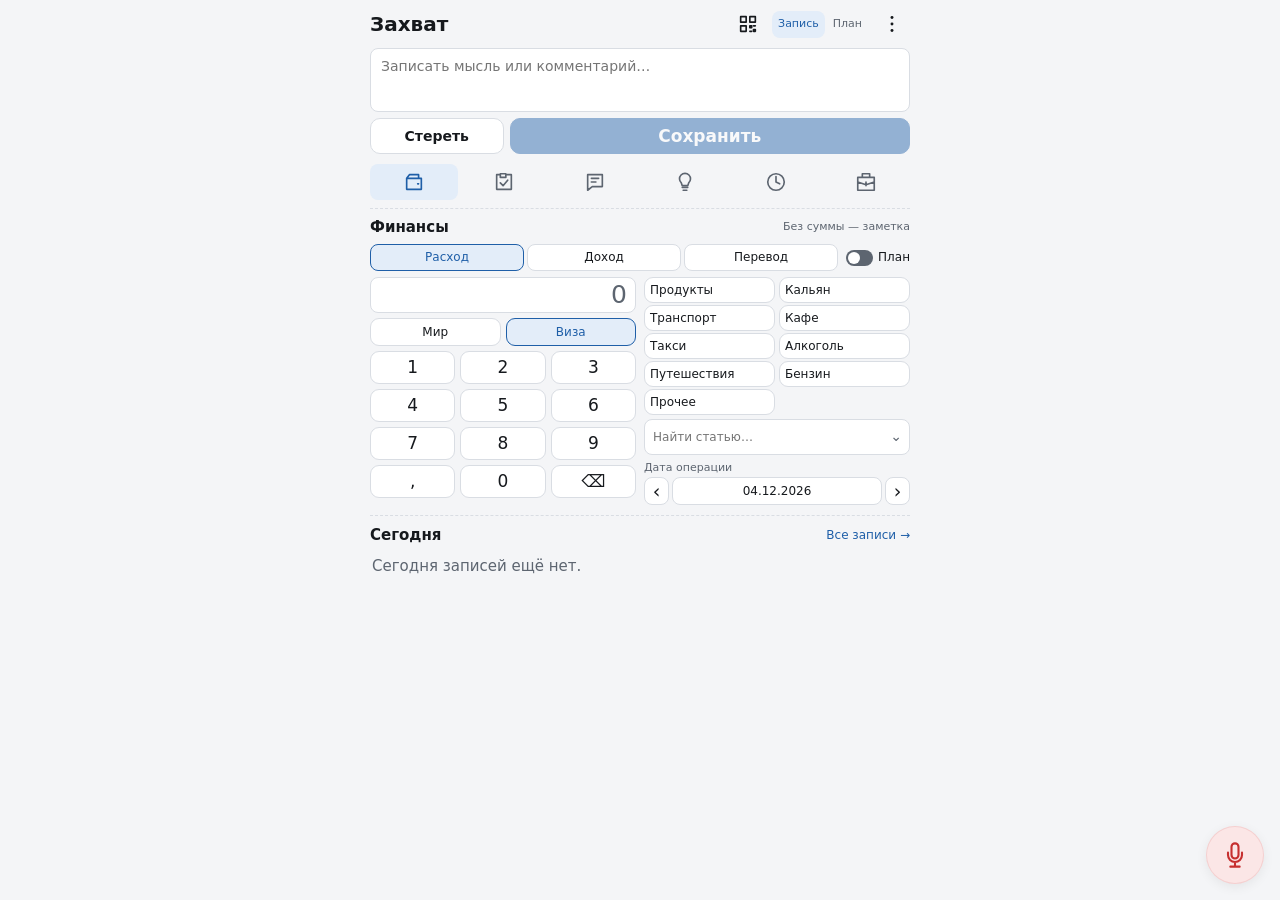
<file: index.html>
<!doctype html>
<!-- «Захват» (задачи 1, 2, 3, 4, 5): поле для голоса и текста, метки-иконки, расход кнопками, последние записи, меню (все записи, счета, выгрузка), чек по QR-коду. -->
<html lang="ru">
<head>
  <meta charset="utf-8">
  <meta name="viewport" content="width=device-width, initial-scale=1, viewport-fit=cover">
  <meta name="color-scheme" content="light dark">
  <meta name="theme-color" content="#1f5fa8" media="(prefers-color-scheme: light)">
  <meta name="theme-color" content="#16191d" media="(prefers-color-scheme: dark)">
  <meta name="description" content="Быстрые записи голосом и текстом с выгрузкой в CSV">
  <title>Захват</title>
  <link rel="manifest" href="manifest.webmanifest">
  <link rel="icon" href="icons/icon.svg" type="image/svg+xml">
  <link rel="apple-touch-icon" href="icons/icon-192.png">
  <link rel="stylesheet" href="style.css">
  <script type="module" src="app.js"></script>
</head>
<body>
<svg style="display:none" aria-hidden="true"><defs>
<symbol id="capture" viewBox="0 0 24 24"><path d="M4 5h16v15H4zM8 2v6M16 2v6M4 11h16M8 15h3M8 18h7"/></symbol>
<symbol id="finance" viewBox="0 0 24 24"><path d="M4 8h16v12H4zM4 8l3-4h10v4M16 14h1"/></symbol>
<symbol id="task" viewBox="0 0 24 24"><path d="M14 4h6v16H4V4h4M8 3h6v4H8zM8 13l3 3 5-6"/></symbol>
<symbol id="note" viewBox="0 0 24 24"><path d="M4 4h16v13H9l-5 4zM8 8h8M8 12h5"/></symbol>
<symbol id="idea" viewBox="0 0 24 24"><path d="M9 18h6M10 21h4M8 13a6 6 0 1 1 8 0l-1 3H9z"/></symbol>
<symbol id="clock" viewBox="0 0 24 24"><circle cx="12" cy="12" r="9"/><path d="M12 6v6l4 2"/></symbol>
<symbol id="work" viewBox="0 0 24 24"><path d="M3 7h18v14H3zM8 7V3h8v4M3 12l9 3 9-3M12 12v4"/></symbol>
<symbol id="mic" viewBox="0 0 24 24"><rect x="9" y="2" width="6" height="13" rx="3"/><path d="M6 10v2a6 6 0 0 0 12 0v-2M12 18v4M8 22h8"/></symbol>
<symbol id="qr" viewBox="0 0 24 24"><path d="M3 3h6v6H3zM15 3h6v6h-6zM3 15h6v6H3zM15 15h2v2h-2zM20 15v3M15 21h3v-2h3v2"/></symbol>
<symbol id="icon-menu" viewBox="0 0 24 24"><circle cx="12" cy="5" r="1"/><circle cx="12" cy="12" r="1"/><circle cx="12" cy="19" r="1"/></symbol>
<symbol id="back" viewBox="0 0 24 24"><path d="M15 5l-7 7 7 7"/></symbol>
</defs></svg>
<div id="homeView" class="screen home"><header class="bar">
      <h1>Захват</h1>
      <!-- Чек (задача 4): камера читает QR-код кассового чека, запись «Чек: t=…&s=…» уходит на ПК вместе с остальными -->
      <button id="btnScan" class="icon" type="button" aria-label="Чек: считать QR-код">
        <svg viewBox="0 0 24 24" aria-hidden="true"><path d="M4 4h6v6H4zM14 4h6v6h-6zM4 14h6v6H4zM14 14h2v2h-2zM18 18h2v2h-2zM18 14h2M14 20h2"/></svg>
      </button>
      <nav class="top-tabs" aria-label="Вкладки"><button id="viewCapture" type="button" aria-pressed="true">Запись</button><button id="viewPlan" type="button" aria-pressed="false">План</button></nav>
      <div class="menu-wrap">
        <button id="btnMenu" class="icon" type="button" aria-label="Меню: все записи, счета, выгрузка" aria-haspopup="menu" aria-expanded="false" aria-controls="menu">
          <svg viewBox="0 0 24 24" aria-hidden="true"><circle cx="12" cy="5" r="1.6" class="fill"/><circle cx="12" cy="12" r="1.6" class="fill"/><circle cx="12" cy="19" r="1.6" class="fill"/></svg>
        </button>
        <div id="menu" class="menu" role="menu" aria-label="Меню" hidden>
          <button type="button" role="menuitem" data-act="drive">Google Диск</button>
          <p id="menuInfo" class="menu-info"></p>
          <button type="button" role="menuitem" data-act="all">Все записи</button>
          <button type="button" role="menuitem" data-act="lists">Загрузить справочники / квитанцию</button>
          <p id="listsInfo" class="menu-note"></p>
          <hr>
          <button type="button" role="menuitem" data-act="share">Поделиться CSV</button>
          <button type="button" role="menuitem" data-act="download">Скачать CSV</button>
          <button type="button" role="menuitem" data-act="copy">Копировать текст</button>
          <button type="button" role="menuitem" data-act="period">Выгрузить за период / всё…</button>
          <button type="button" role="menuitem" data-act="undo">Отменить отметку выгрузки</button>
          <hr>
          <button type="button" role="menuitem" data-act="backup">Резервная копия JSON</button>
          <button type="button" role="menuitem" data-act="restore">Восстановить из JSON</button>
          <p class="menu-note">Записи сохраняются на телефоне. Подключённый Диск передаёт финансовые записи и остатки.</p>
        </div>
      </div>
    </header><main id="captureView">
<section class="compose"><textarea id="text" rows="2" aria-label="Текст записи или комментарий к расходу" placeholder="Записать мысль или комментарий…"></textarea><p id="interim" class="interim" aria-live="polite"></p><div class="actions"><button id="btnClear" type="button">Стереть</button><button id="btnSave" type="button" class="save primary" disabled>Сохранить</button></div><p id="status" class="status" role="status"></p></section>
<nav id="tags" class="tags sectionnav" aria-label="Раздел записи"><button type="button" class="tag" data-tag="" aria-label="Финансы" title="Финансы" aria-pressed="false"><svg aria-hidden="true"><use href="#finance"/></svg></button><button type="button" class="tag" data-tag="Задача" aria-label="Задачи" title="Задачи" aria-pressed="false"><svg aria-hidden="true"><use href="#task"/></svg></button><button type="button" class="tag" data-tag="Заметка" aria-label="Заметки" title="Заметки" aria-pressed="false"><svg aria-hidden="true"><use href="#note"/></svg></button><button type="button" class="tag" data-tag="Идея" aria-label="Идеи" title="Идеи" aria-pressed="false"><svg aria-hidden="true"><use href="#idea"/></svg></button><button type="button" class="tag" data-tag="Время" aria-label="Время" title="Время" aria-pressed="false"><svg aria-hidden="true"><use href="#clock"/></svg></button><button type="button" class="tag" data-tag="Работа" aria-label="Работы" title="Работы" aria-pressed="false"><svg aria-hidden="true"><use href="#work"/></svg></button></nav>
<section class="capture-panel"><div class="section-heading"><h2 id="captureTitle">Финансы</h2><small id="captureHint">Без суммы — заметка</small></div><div id="modeRow" class="mode-row"><div id="captureMode" class="segment mode"><button type="button" data-mode="expense">Расход</button><button type="button" data-mode="income">Доход</button><button type="button" data-mode="transfer">Перевод</button></div><button type="button" id="planToggle" role="switch" aria-checked="false"><span class="switch-track" aria-hidden="true"></span>План</button></div><p id="planHint" class="plan-hint" hidden>Покупка → Финансы · Прогноз · Покупки</p>
<div class="fin-grid" id="captureFin"><div><output id="amount" class="amount sum" aria-label="Сумма">0</output><div id="accounts" class="accounts" role="group" aria-label="Счёт"></div><p id="fundHint" hidden>Из общей подушки</p><div id="pad" class="pad" role="group" aria-label="Цифры суммы"><button type="button" data-key="1">1</button><button type="button" data-key="2">2</button><button type="button" data-key="3">3</button><button type="button" data-key="4">4</button><button type="button" data-key="5">5</button><button type="button" data-key="6">6</button><button type="button" data-key="7">7</button><button type="button" data-key="8">8</button><button type="button" data-key="9">9</button><button type="button" data-key=",">,</button><button type="button" data-key="0">0</button><button type="button" data-key="⌫" aria-label="Стереть цифру">⌫</button></div></div><div id="categoryArea"><div id="cats" class="cats" role="group" aria-label="Статья"></div><div class="picker"><input id="catSearch" type="text" role="combobox" aria-label="Найти статью" aria-autocomplete="list" aria-controls="catOptions" aria-expanded="false" placeholder="Найти статью…" autocomplete="off"><span class="chevron">⌄</span><div id="catOptions" class="options" role="listbox" hidden></div></div><p id="dateCaption" class="date-caption">Дата операции</p><div id="opDateBox" class="op-date"><button id="opPrev" type="button" aria-label="Предыдущий день">‹</button><input id="operationDate" type="text" inputmode="numeric" aria-label="Дата операции, ДД.ММ.ГГГГ" maxlength="10"><button id="opNext" type="button" aria-label="Следующий день">›</button></div></div></div>
<div id="captureFields" class="fields" hidden></div><p id="captureError" class="error" role="alert" hidden></p></section>
<section class="recent-panel"><div class="recent-head"><h2>Сегодня</h2><button id="showAll" class="link" type="button">Все записи →</button></div><ul id="recent" class="recent" aria-label="Последние записи за сегодня"></ul></section></main><main id="phonePlanView" class="plan-content" hidden></main></div>
<button id="btnMic" class="mic" type="button" aria-label="Начать диктовку" aria-pressed="false"><svg aria-hidden="true"><use href="#mic"/></svg></button>
  <!-- Все записи (из меню): поиск, правка, удаление; «Назад» телефона возвращает на главный -->
  <div id="allView" class="screen" hidden>
    <header class="bar">
      <button id="btnBack" class="icon" type="button" aria-label="Назад">
        <svg viewBox="0 0 24 24" aria-hidden="true"><path d="M15 5l-7 7 7 7"/></svg>
      </button>
      <h1 id="feedTitle">Все записи</h1>
    </header>
    <main>
      <section class="search">
        <input id="search" type="search" placeholder="Поиск по всем записям" aria-label="Поиск по всем записям" autocomplete="off">
      </section>
      <div class="allfilters"><select id="filterSection" aria-label="Фильтр по разделу"><option value="">Все разделы</option><option value="finance">Финансы</option><option value="task">Задачи</option><option value="note">Заметки</option><option value="idea">Идеи</option><option value="time">Время</option><option value="work">Работы</option><option value="receipt">Чеки</option></select><select id="filterState" aria-label="Фильтр по статусу"><option value="">Все статусы</option><option value="new">Новые</option><option value="sent">Выгружены</option><option value="received">Приняты на ПК</option><option value="waiting">Требуют внимания</option></select></div><ul id="feed" class="feed"></ul>
    </main>
  </div>

  <div id="toast" class="toast" role="status" aria-live="polite" hidden>
    <span id="toastText"></span>
    <button id="toastAction" type="button" hidden></button>
  </div>

  <!-- Повтор хранит прежний CSV, а не текущий отфильтрованный список (задача 36.2). -->
  <dialog id="repeatDlg" aria-labelledby="repeatTitle">
    <h2 id="repeatTitle">Отправить группу повторно?</h2><p id="repeatInfo"></p><ul id="repeatPreview"></ul>
    <p class="hint">Тот же состав записей. Новые записи в эту отправку не попадут.</p>
    <div class="dlg-actions"><button id="repeatCancel" type="button">Отмена</button><button id="repeatSend" type="button" class="save">Отправить CSV</button></div>
  </dialog>
  <dialog id="exportDlg" aria-labelledby="exportTitle">
    <form method="dialog" id="exportForm">
      <h2 id="exportTitle">Выгрузка CSV</h2>
      <fieldset>
        <legend>Какие записи</legend>
        <label><input type="radio" name="mode" value="new"> Только новые</label>
        <label><input type="radio" name="mode" value="period" checked> За период</label>
        <label><input type="radio" name="mode" value="all"> Всё</label>
      </fieldset>
      <div id="periodBox" class="period">
        <label>С <input type="date" name="from"></label>
        <label>По <input type="date" name="to"></label>
      </div>
      <p id="exportCount" class="hint"></p>
      <div class="dlg-actions">
        <button type="submit" value="share" class="save">Поделиться</button>
        <button type="submit" value="download">Скачать</button>
        <button type="submit" value="copy">Копировать</button>
        <button type="submit" value="cancel" class="ghost">Закрыть</button>
      </div>
    </form>
  </dialog>

  <!-- Чек по QR (задачи 4, 5): видео с камеры; не читается — «Снять» (фото камерой) или «Галерея» (готовый снимок) -->
  <dialog id="scanDlg" class="scan" aria-labelledby="scanTitle">
    <h2 id="scanTitle">Чек</h2>
    <!-- Снимок из «Снять»/«Галерея» показывается на месте видео: двумя пальцами — масштаб, одним — сдвиг, код ищется в рамке -->
    <div class="scan-box">
      <video id="scanVideo" playsinline muted></video>
      <canvas id="scanCanvas" hidden></canvas>
      <div id="scanFrame" class="scan-frame" hidden></div>
    </div>
    <p id="scanHint" class="hint">Наведите камеру на QR-код чека</p>
    <div class="dlg-actions three">
      <button id="btnScanPhoto" type="button">Снять</button>
      <button id="btnScanGallery" type="button" aria-label="Выбрать снимок чека из галереи">Галерея</button>
      <button id="btnScanClose" type="button" class="ghost">Закрыть</button>
    </div>
  </dialog>

  <input id="fileRestore" type="file" accept=".json,application/json" hidden>
  <input id="fileLists" type="file" accept=".txt,.json,text/plain,application/json" hidden>
  <input id="filePhoto" type="file" accept="image/*" capture="environment" hidden>
  <input id="fileGallery" type="file" accept="image/*" hidden>
<dialog id="planFactDialog" aria-labelledby="planFactHeading" aria-describedby="planFactDetails">
  <form id="planFactForm" novalidate>
    <div class="fact-head"><h2 id="planFactHeading">Записать факт</h2><button id="planFactCancel" type="button" aria-label="Отмена" title="Отмена">×</button></div>
    <p class="fact-details" id="planFactDetails"><strong id="planFactTitle"></strong><small>Сегодня · с накопительного</small></p>
    <div class="fact-fields"><label>Сумма, ₽<input id="planFactAmount" name="amount" inputmode="decimal" autocomplete="off" maxlength="22" aria-describedby="planFactError" autofocus></label><button id="planFactSave" class="save" type="submit">Записать расход</button></div>
    <p id="planFactError" class="error purchase-error" role="alert" hidden></p>
  </form>
</dialog>
<dialog id="driveDlg" aria-labelledby="driveTitle"><h2 id="driveTitle">Google Диск</h2>
<p id="driveInfo" class="hint" role="status"></p><p class="hint">Финансовые записи отправляются при сохранении и открытии приложения. Остатки приходят с компьютера. Без сети всё остаётся на телефоне.</p>
<div class="dlg-actions"><button id="driveConnect" type="button" class="save">Подключить файл</button><button id="driveNow" type="button">Обновить</button><button id="driveDisconnect" type="button">Отключить</button><button id="driveClose" type="button" class="ghost">Закрыть</button></div></dialog>
</body>
</html>
</file>
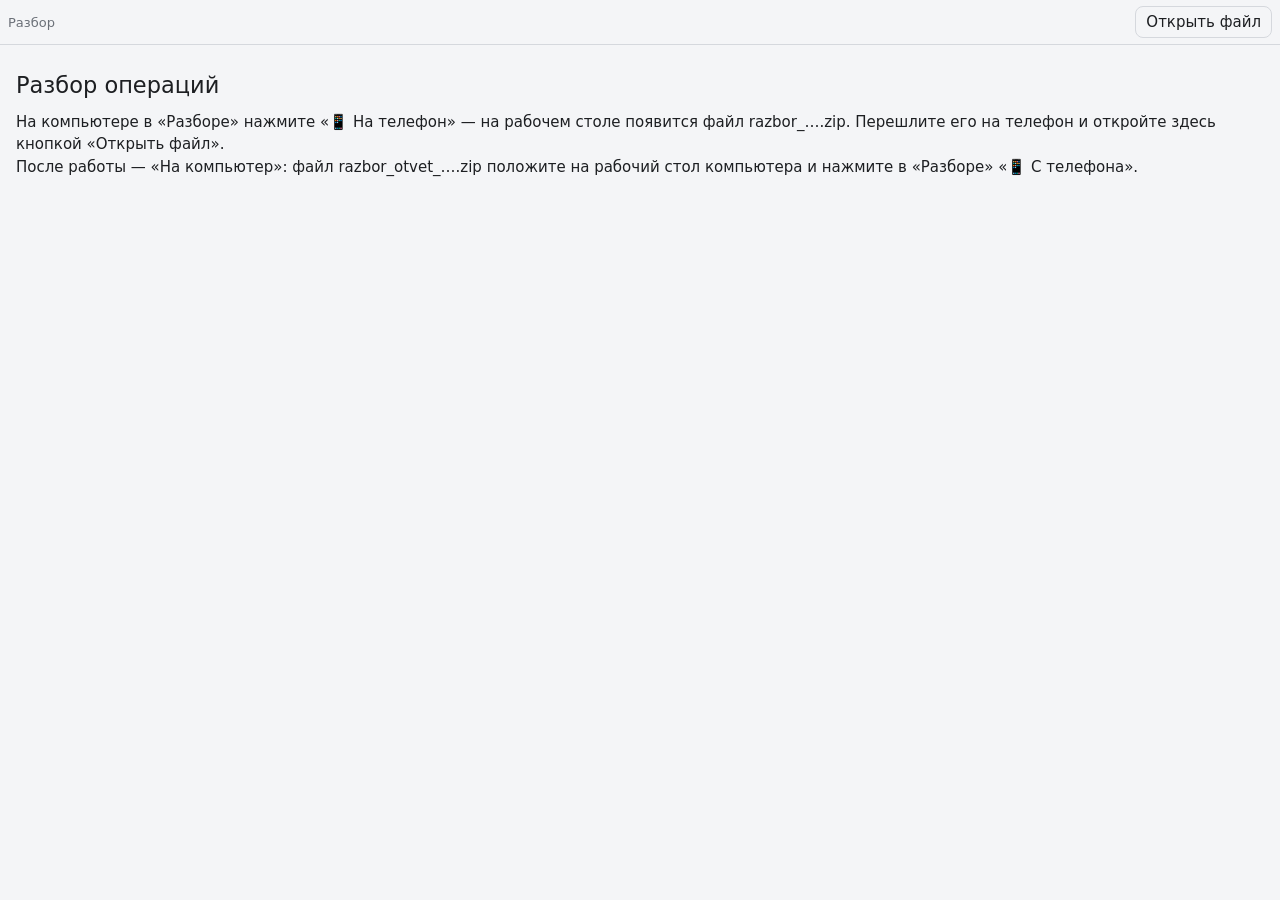
<file: razbor/index.html>
<!DOCTYPE html>
<!-- «Разбор» на телефоне (Органайзер КАА, задача 248.12): оболочка. Сверху — строка обмена (открыть файл с компьютера,
     отправить изменения на компьютер), ниже — та же страница «Разбор», что на компьютере (кадр app/, её обслуживает Python в app.js). -->
<html lang="ru">
<head>
  <meta charset="utf-8">
  <meta name="viewport" content="width=device-width, initial-scale=1, viewport-fit=cover">
  <meta name="color-scheme" content="light dark">
  <meta name="theme-color" content="#2e7d5b">
  <title>Разбор</title>
  <link rel="manifest" href="manifest.webmanifest">
  <link rel="icon" href="icons/icon.svg" type="image/svg+xml">
  <link rel="apple-touch-icon" href="icons/icon-192.png">
  <style>
    :root { --bg: #f4f5f7; --text: #1d1f22; --grey: #6b7078; --line: #d5d8dd; --accent: #2e7d5b; }
    @media (prefers-color-scheme: dark) { :root { --bg: #16191d; --text: #e6e8eb; --grey: #9aa0a8; --line: #33383e; --accent: #5fbf93; } }
    * { box-sizing: border-box; }
    html, body { margin: 0; height: 100%; background: var(--bg); color: var(--text); font: 15px system-ui, sans-serif; }
    body { display: flex; flex-direction: column; }
    #top { display: flex; align-items: center; gap: 6px; padding: 6px 8px; border-bottom: 1px solid var(--line); flex-wrap: wrap; }
    #info { color: var(--grey); font-size: 13px; flex: 1; min-width: 0; }
    button { font: inherit; color: var(--text); background: transparent; border: 1px solid var(--line); border-radius: 8px; padding: 6px 10px; }
    button.main { border-color: var(--accent); color: var(--accent); }
    #app { flex: 1; width: 100%; border: 0; display: none; }
    #start { flex: 1; padding: 24px 16px; line-height: 1.5; }
    #start h2 { font-weight: 500; margin: 0 0 8px; }
    #msg { color: var(--grey); white-space: pre-line; }
    #msg.err { color: #c0392b; }
  </style>
</head>
<body>
  <div id="top">
    <span id="info">Разбор</span>
    <button id="open">Открыть файл</button>
    <button id="send" class="main" style="display:none">На компьютер</button>
    <input type="file" id="file" accept=".zip,application/zip" hidden>
  </div>
  <div id="start">
    <h2>Разбор операций</h2>
    <div>На компьютере в «Разборе» нажмите «📱 На телефон» — на рабочем столе появится файл razbor_….zip.
      Перешлите его на телефон и откройте здесь кнопкой «Открыть файл».<br>
      После работы — «На компьютер»: файл razbor_otvet_….zip положите на рабочий стол компьютера и нажмите в «Разборе» «📱 С телефона».</div>
    <p id="msg"></p>
  </div>
  <iframe id="app" title="Разбор"></iframe>
  <script src="app.js"></script>
</body>
</html>
</file>
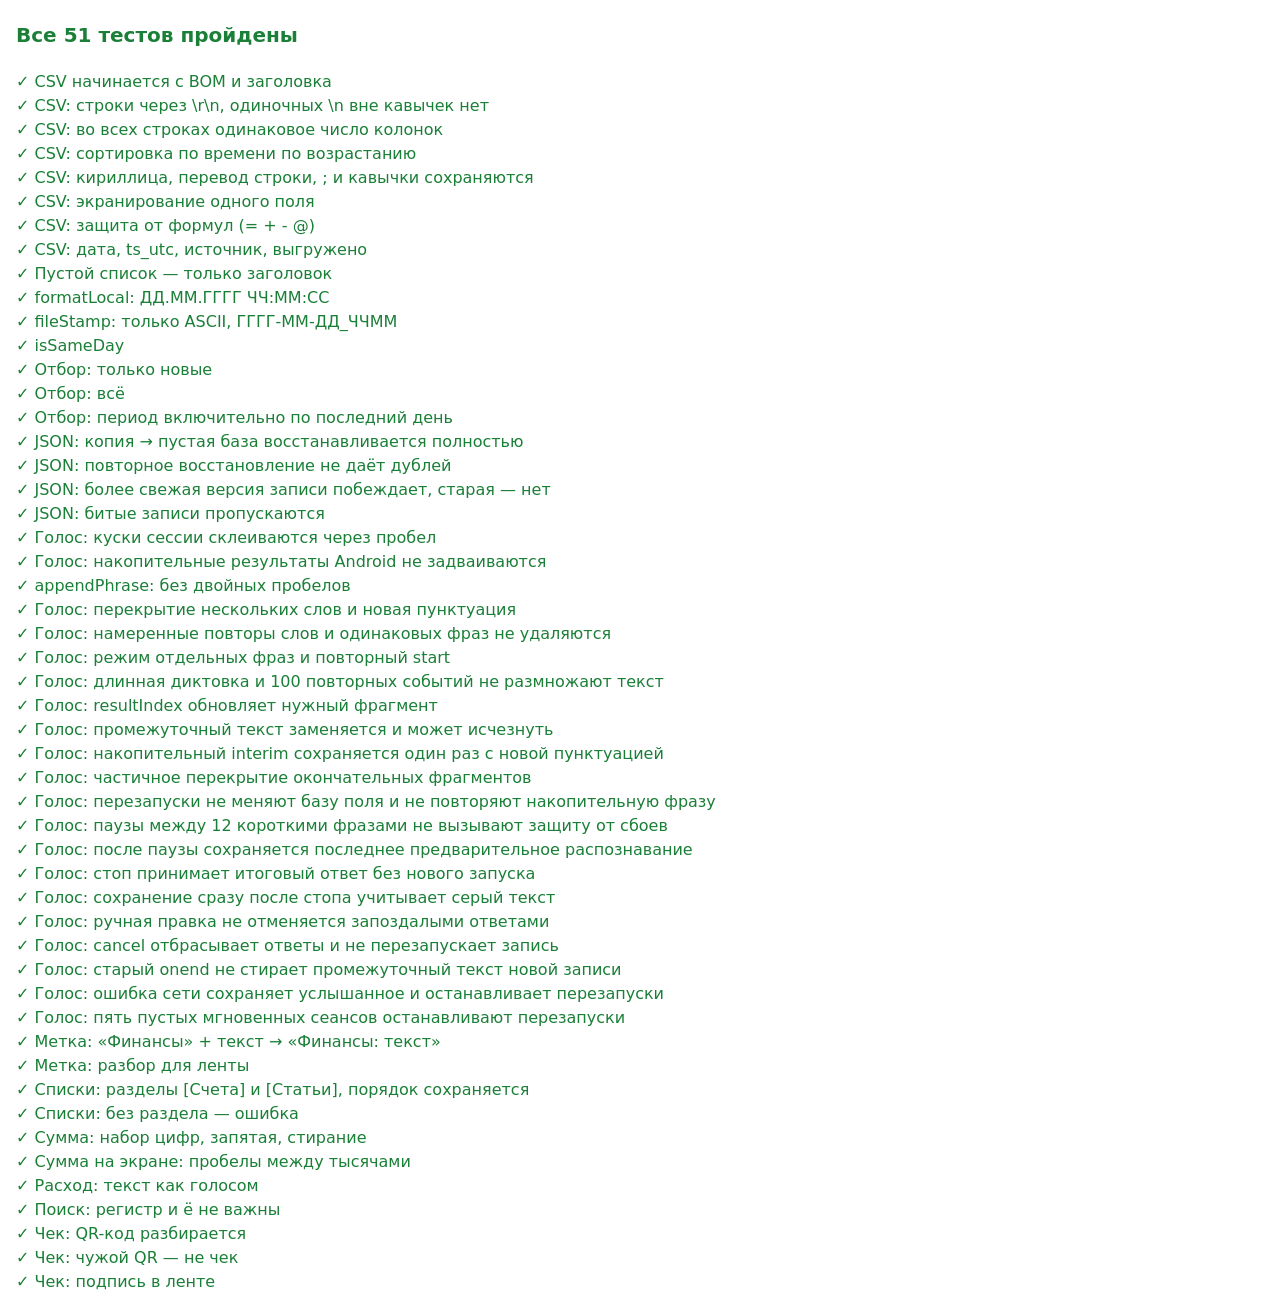
<file: tests/tests.html>
<!doctype html>
<!-- Тесты «Захвата» (задача 1): открыть через локальный сервер, см. README. -->
<html lang="ru">
<head>
  <meta charset="utf-8">
  <meta name="viewport" content="width=device-width, initial-scale=1">
  <title>Захват — тесты</title>
  <style>
    body { font: 16px/1.5 system-ui, sans-serif; margin: 16px; }
    .ok { color: #1a7f37; } .fail { color: #c62f2f; }
    #summary { font-size: 20px; font-weight: 600; }
    ul { padding-left: 0; list-style: none; }
  </style>
  <script type="module" src="tests.js"></script>
</head>
<body>
  <p id="summary">Выполняются…</p>
  <ul id="out"></ul>
</body>
</html>
</file>
<file: style.css>
/* Оформление «Захвата» (задачи 1, 2, 3, 5). Светлая/тёмная тема — по настройке телефона. */

:root {
  --bg: #f4f5f7;
  --card: #ffffff;
  --text: #16191d;
  --muted: #5d6570;
  --line: #d9dde3;
  --accent: #1f5fa8;
  --on-accent: #ffffff;
  --accent-soft: #e3edf9;
  --chip: #eceef2;
  --mic: #c62f2f;
  --mic-soft: #fbe6e6;
  --warn: #8a5a00;
  --warn-soft: #fff3d6;
  --focus: #2f7de1;
  --radius: 12px;
  color-scheme: light dark;
}
@media (prefers-color-scheme: dark) {
  :root {
    --bg: #111317;
    --card: #1b1f25;
    --text: #e8eaed;
    --muted: #a0a7b1;
    --line: #2e343c;
    --accent: #5b9be6;
    --on-accent: #0b1a2c;
    --accent-soft: #1c2c40;
    --chip: #262b33;
    --mic: #f07070;
    --mic-soft: #3a1f1f;
    --warn: #f0c060;
    --warn-soft: #3a2f12;
    --focus: #7fb3f0;
  }
}

* { box-sizing: border-box; }
html { -webkit-text-size-adjust: 100%; }
body {
  margin: 0;
  background: var(--bg);
  color: var(--text);
  font: 17px/1.45 system-ui, -apple-system, "Segoe UI", Roboto, sans-serif;
  padding-bottom: env(safe-area-inset-bottom);
}
main { max-width: 560px; margin: 0 auto; padding: 0 14px 96px; }

button, input, textarea { font: inherit; color: inherit; }
button { cursor: pointer; }
:focus-visible { outline: 3px solid var(--focus); outline-offset: 2px; }
[hidden] { display: none !important; }

svg { width: 24px; height: 24px; fill: none; stroke: currentColor; stroke-width: 2; stroke-linecap: round; }
svg .fill { fill: currentColor; stroke: none; }

/* ---- Шапка ---- */
.bar {
  position: sticky; top: 0; z-index: 5;
  display: flex; align-items: center; gap: 4px;
  max-width: 560px; margin: 0 auto;
  padding: calc(6px + env(safe-area-inset-top)) 8px 6px 16px;
  background: var(--bg);
}
.bar h1 { flex: 1; margin: 0; font-size: 20px; font-weight: 600; }
.icon {
  width: 48px; height: 48px; border: 0; border-radius: 50%;
  background: transparent; display: grid; place-items: center;
}
.icon[aria-expanded="true"] { background: var(--accent-soft); color: var(--accent); }

/* ---- Меню ---- */
.menu-wrap { position: relative; }
.menu {
  position: absolute; right: 0; top: 52px; width: min(300px, calc(100vw - 24px));
  background: var(--card); border: 1px solid var(--line); border-radius: var(--radius);
  padding: 6px 0; box-shadow: 0 8px 28px rgba(0, 0, 0, .18);
  max-height: calc(100dvh - 64px); overflow-y: auto;   /* на низком экране меню прокручивается */
}
.menu button {
  display: block; width: 100%; min-height: 48px; padding: 10px 16px;
  border: 0; background: transparent; text-align: left;
}
.menu button:active { background: var(--accent-soft); }
.menu hr { border: 0; border-top: 1px solid var(--line); margin: 6px 0; }
.menu-info, .menu-note { margin: 4px 16px 6px; font-size: 14px; color: var(--muted); white-space: pre-line; }

/* ---- Главный экран (задача 3): всё на одном экране без прокрутки, последние записи занимают остаток ---- */
.home { height: 100vh; height: 100dvh; display: flex; flex-direction: column; overflow: hidden; }
.home main { flex: 1; min-height: 0; width: 100%; display: flex; flex-direction: column; padding: 0 12px 8px; }
.home .bar { position: static; flex: none; width: 100%; padding: calc(2px + env(safe-area-inset-top)) 4px 2px 12px; }
.home .compose { margin-top: 4px; }
.dash { flex: none; border: 0; border-top: 1px dashed var(--line); margin: 8px 0; }

/* ---- Ввод ---- */
.compose { flex: none; }
textarea {
  display: block; width: 100%; resize: none;
  border: 1px solid var(--line); border-radius: 12px; padding: 8px 10px;
  background: var(--card); line-height: 1.4;
}
.compose textarea { height: 64px; }
.interim { margin: 4px 2px 0; color: var(--muted); font-style: italic; font-size: 15px; }
.interim:empty { display: none; }

.controls { display: flex; gap: 10px; align-items: center; margin-top: 8px; }
.side { flex: 1; min-width: 0; }
/* Метки — только иконки, без рамок, распределены по ширине; выбранная — заливкой */
.tags { display: grid; grid-template-columns: repeat(3, minmax(0, 1fr)); gap: 6px; }
.tag {
  height: 32px; padding: 0; border: 0; border-radius: 8px;
  background: transparent; color: var(--muted); display: grid; place-items: center;
}
.tag[aria-pressed="true"] { background: var(--accent-soft); color: var(--accent); }
/* «Стереть» — четверть ширины, «Сохранить» — остальное */
.actions { display: grid; grid-template-columns: 1fr 3fr; gap: 6px; margin-top: 4px; }
.actions button { height: 40px; padding: 0; border-radius: 10px; font-weight: 600; }
.clear { border: 1px solid var(--line); background: var(--card); font-size: 14px; }
.actions .save { font-size: 17px; }

.mic {
  flex: none; width: 60px; height: 60px; border-radius: 50%; border: 0;
  background: var(--mic-soft); color: var(--mic); display: grid; place-items: center;
}
.mic svg { width: 30px; height: 30px; }
.mic.recording { background: var(--mic); color: #fff; animation: pulse 1.4s ease-out infinite; }
@keyframes pulse {
  0%   { box-shadow: 0 0 0 0 rgba(198, 47, 47, .55); }
  100% { box-shadow: 0 0 0 18px rgba(198, 47, 47, 0); }
}

.save, .dlg-actions button {
  min-height: 52px; padding: 0 18px; border-radius: 10px;
  border: 1px solid var(--line); background: var(--card); font-weight: 600;
}
.actions .save { min-height: 0; }
.save { background: var(--accent); color: var(--on-accent); border-color: var(--accent); }
.save:disabled { opacity: .45; cursor: default; }

.status { margin: 6px 2px 0; font-size: 14px; color: var(--warn); }
.status:empty { display: none; }
.status.box { background: var(--warn-soft); border-radius: 8px; padding: 6px 10px; }

/* ---- Расход кнопками: слева сумма, счета, клавиатура; справа статьи столбиком той же высоты ---- */
.fin { flex: none; display: grid; grid-template-columns: minmax(0, 1fr) minmax(0, 1fr); gap: 8px; }
.amount {
  display: flex; align-items: center; justify-content: flex-end; height: 40px; padding: 0 10px;
  border: 1px solid var(--line); border-radius: 10px; background: var(--card);
  font-size: 24px; font-weight: 600; font-variant-numeric: tabular-nums; overflow: hidden; white-space: nowrap;
}
.amount.empty { color: var(--muted); font-weight: 400; }
.accounts { display: grid; grid-template-columns: 1fr 1fr; gap: 5px; margin: 6px 0; }
.pad { display: grid; grid-template-columns: repeat(3, 1fr); gap: 5px; }
.pad button, .accounts button, .cats button {
  border: 1px solid var(--line); background: var(--card); border-radius: 9px; padding: 0;
}
.pad button { height: 36px; font-size: 19px; display: grid; place-items: center; }
.pad button:active { background: var(--accent-soft); }
.accounts button { height: 32px; font-size: 15px; white-space: nowrap; overflow: hidden; text-overflow: ellipsis; }
.cats { display: grid; grid-auto-rows: 24px; gap: 3px; align-content: start; }
.cats button {
  font-size: 14px; line-height: 1; text-align: left; padding: 0 10px;
  white-space: nowrap; overflow: hidden; text-overflow: ellipsis;
}
.accounts button[aria-pressed="true"], .cats button[aria-pressed="true"] {
  background: var(--accent-soft); color: var(--accent); border-color: var(--accent);
}

/* ---- Последние записи за сегодня: по одной строке, сколько влезет ---- */
.recent { flex: 1; min-height: 0; overflow: hidden; list-style: none; margin: 0; padding: 0; }
.recent li + li { border-top: 1px solid var(--line); }
.recent button {
  display: block; width: 100%; padding: 6px 2px; border: 0; background: transparent; text-align: left;
  font-size: 15px; white-space: nowrap; overflow: hidden; text-overflow: ellipsis;
}
.recent .time { color: var(--muted); font-variant-numeric: tabular-nums; margin-right: 6px; }
.recent .lb { color: var(--accent); font-weight: 600; }
.recent .empty { padding: 6px 2px; font-size: 15px; }

/* ---- Поиск ---- */
.search { margin-top: 4px; }
.search input {
  width: 100%; min-height: 48px; padding: 0 14px;
  border: 1px solid var(--line); border-radius: 10px; background: var(--card);
}

/* ---- Лента ---- */
.feed { list-style: none; margin: 0; padding: 0; }
.feed li { border-bottom: 1px solid var(--line); }
.entry {
  display: flex; gap: 10px; width: 100%; min-height: 48px; padding: 10px 4px;
  border: 0; background: transparent; text-align: left; align-items: flex-start;
}
.entry .time { flex: none; min-width: 46px; color: var(--muted); font-variant-numeric: tabular-nums; }
.entry .src { flex: none; color: var(--muted); }
.entry .src svg { width: 18px; height: 18px; margin-top: 3px; }
.entry .txt {
  flex: 1; min-width: 0; white-space: pre-wrap; overflow-wrap: anywhere;
  display: -webkit-box; -webkit-line-clamp: 4; -webkit-box-orient: vertical; overflow: hidden;
}
.entry.exported .time::after { content: " ✓"; font-size: 12px; }
.entry .lb { color: var(--accent); font-weight: 600; }
.empty { color: var(--muted); padding: 10px 4px; }

.editor { padding: 10px 0 12px; }
.editor textarea { min-height: 96px; }
.editor .row { display: flex; gap: 8px; margin-top: 8px; flex-wrap: wrap; }
.editor .row button {
  min-height: 48px; padding: 0 14px; border-radius: 10px;
  border: 1px solid var(--line); background: var(--card);
}
.editor .row .save { flex: 1; background: var(--accent); color: var(--on-accent); border-color: var(--accent); font-weight: 600; }
.editor .row .danger { color: var(--mic); }
.editor .meta { margin-top: 6px; font-size: 13px; color: var(--muted); }

/* ---- Всплывающее сообщение ---- */
.toast {
  position: fixed; left: 50%; bottom: calc(18px + env(safe-area-inset-bottom)); transform: translateX(-50%);
  width: min(520px, calc(100vw - 24px));
  display: flex; align-items: center; gap: 12px;
  padding: 10px 10px 10px 16px; border-radius: 10px;
  background: #23272e; color: #f1f3f5; box-shadow: 0 6px 20px rgba(0, 0, 0, .25); z-index: 20;
}
.toast span { flex: 1; }
.toast button {
  min-height: 44px; padding: 0 12px; border: 0; border-radius: 8px;
  background: transparent; color: #8fc1ff; font-weight: 600;
}

/* ---- Окно выгрузки ---- */
dialog {
  width: min(440px, calc(100vw - 24px)); border: 1px solid var(--line); border-radius: var(--radius);
  background: var(--card); color: var(--text); padding: 16px;
}
dialog::backdrop { background: rgba(0, 0, 0, .45); }
dialog h2 { margin: 0 0 10px; font-size: 19px; }
fieldset { border: 0; margin: 0; padding: 0; }
legend { color: var(--muted); font-size: 14px; margin-bottom: 4px; }
fieldset label { display: flex; align-items: center; gap: 10px; min-height: 44px; }
fieldset input { width: 22px; height: 22px; }
.period { display: flex; gap: 10px; margin-top: 6px; }
.period label { flex: 1; display: grid; gap: 4px; font-size: 14px; color: var(--muted); }
.period input {
  min-height: 44px; padding: 0 8px; border: 1px solid var(--line); border-radius: 8px;
  background: var(--bg); color: var(--text);
}
.hint { color: var(--muted); font-size: 14px; }
.dlg-actions { display: grid; grid-template-columns: 1fr 1fr; gap: 8px; }
.dlg-actions.three { grid-template-columns: repeat(3, minmax(0, 1fr)); }
.dlg-actions .ghost { border-color: transparent; color: var(--muted); }

@media (prefers-reduced-motion: reduce) {
  .mic.recording { animation: none; box-shadow: 0 0 0 6px rgba(198, 47, 47, .35); }
}

/* ---- Чек по QR (задача 4) ---- */
.scan-box { position: relative; }
.scan video, .scan canvas { display: block; width: 100%; aspect-ratio: 3 / 4; object-fit: cover; border-radius: 8px; background: #000; }
.scan canvas { touch-action: none; }          /* жесты пальцами — наши, страница не прокручивается и не масштабируется */
.scan canvas[hidden], .scan video[hidden], .scan-frame[hidden] { display: none; }
/* Рамка для QR-кода поверх снимка (задача 5) */
.scan-frame {
  position: absolute; left: 15%; top: 50%; width: 70%; aspect-ratio: 1; transform: translateY(-50%);
  border: 2px solid var(--accent); border-radius: 8px; pointer-events: none;
}
.scan .hint { margin: 8px 0 10px; }

/* Разделы по макету от 28.10.2026 (задача 36). */

:root{--bg:#f4f5f7;--card:#fff;--ink:#16191d;--muted:#5d6570;--line:#d9dde3;--blue:#1f5fa8;--soft:#e3edf9;--red:#c62f2f;--redsoft:#fbe6e6;color-scheme:light dark}
@media(prefers-color-scheme:dark){:root{--bg:#111317;--card:#1b1f25;--ink:#e8eaed;--muted:#a0a7b1;--line:#2e343c;--blue:#79b0ef;--soft:#1c2c40;--red:#f07070;--redsoft:#3a1f1f}}
*{box-sizing:border-box}body{margin:0;background:var(--bg);color:var(--text);font:14px/1.2 system-ui,-apple-system,"Segoe UI",sans-serif}button,input,textarea,select{font:inherit;color:inherit}button{cursor:pointer}button,input,textarea,select{border:1px solid var(--line);background:var(--card);border-radius:8px}button{padding:3px 8px}button:disabled{opacity:.45;cursor:default}button:focus-visible,input:focus-visible,textarea:focus-visible,select:focus-visible{outline:2px solid var(--accent);outline-offset:2px}[hidden]{display:none!important}svg{width:22px;height:22px;stroke:currentColor;fill:none;stroke-width:1.8;stroke-linecap:round;stroke-linejoin:round;vertical-align:middle}h1,h2,p{margin:0}h1{font-size:19px;font-weight:600}h2{font-size:15px;font-weight:600}
.screen{max-width:560px;margin:auto;height:100dvh;display:flex;flex-direction:column;padding:0 12px calc(8px + env(safe-area-inset-bottom))}.bar{height:48px;flex:none;display:flex;align-items:center;gap:6px}.bar h1{flex:1}.icon{display:grid;place-items:center;width:36px;height:36px;padding:0;border:0;background:transparent}.compose{flex:none}textarea{display:block;width:100%;height:62px;padding:8px 10px;resize:none;line-height:1.3}.actions{display:grid;grid-template-columns:1fr 3fr;gap:6px;margin:6px 0 10px}.actions button{height:36px}.primary{background:var(--accent);color:var(--card);border-color:var(--accent);font-weight:600}.sectionnav{display:grid;grid-template-columns:repeat(6,minmax(0,1fr));gap:3px;flex:none;border-bottom:1px dashed var(--line);padding-bottom:8px}.sectionnav button{height:36px;border:0;background:transparent;color:var(--muted);display:grid;place-items:center;padding:0}.sectionnav button.active,.chosen{color:var(--accent)!important;background:var(--soft)!important;border-color:var(--accent)!important}.section-heading{display:flex;align-items:center;justify-content:space-between;margin:8px 0 7px;gap:8px;min-height:20px}.section-heading small{color:var(--muted);font-size:11px}.panel{flex:none}.fin-grid{display:grid;grid-template-columns:1fr 1fr;gap:8px}.sum{height:36px;font-size:25px;text-align:right;padding:1px 8px;color:var(--accent);border:1px solid var(--line);background:var(--card);border-radius:8px;overflow:hidden}.accounts{display:grid;grid-template-columns:1fr 1fr;gap:5px;margin:5px 0}.accounts button{height:28px;font-size:12px}.pad{display:grid;grid-template-columns:repeat(3,1fr);gap:5px}.pad button{height:33px;font-size:17px}.cats{display:grid;grid-template-columns:repeat(2,minmax(0,1fr));gap:4px}.cats button{min-height:26px;line-height:17px;font-size:12px;padding:3px 5px;overflow-wrap:anywhere;white-space:normal}.picker{position:relative;margin-top:6px}.picker input{height:36px;width:100%;padding:6px 25px 6px 8px;font-size:12px}.chevron{position:absolute;right:8px;top:9px;color:var(--muted);pointer-events:none}.options{position:absolute;z-index:8;left:0;right:0;top:40px;max-height:200px;overflow:auto;border:1px solid var(--line);border-radius:8px;background:var(--card);box-shadow:0 7px 22px #0002;padding:3px}.options button{display:block;width:100%;border:0;border-radius:4px;text-align:left;padding:6px;font-size:12px}.options button:hover{background:var(--soft)}.options .none{padding:8px;color:var(--muted);font-size:12px}.segment{display:flex;gap:4px}.segment button{flex:1;min-height:27px;font-size:12px}.mode{margin:0 0 8px}.fields{display:grid;grid-template-columns:repeat(2,minmax(0,1fr));gap:8px}.field{display:flex;flex-direction:column;gap:4px;font-size:12px;color:var(--muted)}.field input,.field select{min-width:0;height:32px;width:100%;padding:4px 7px;color:var(--text)}.wide{grid-column:1/-1}.quick{margin-top:8px}.checkline{display:flex;align-items:center;gap:7px;margin-top:10px;font-size:13px}.checkline input{accent-color:var(--accent)}.hint{font-size:12px;color:var(--muted);margin-top:8px;line-height:1.35}.error{color:var(--red);font-size:12px;margin-top:6px}.recent{border-top:1px dashed var(--line);margin-top:10px;min-height:0;flex:1;display:flex;flex-direction:column;padding-bottom:68px}.recent-head{display:flex;align-items:center;justify-content:space-between;margin:8px 0 4px;flex:none}.link{border:0;background:transparent;color:var(--accent);font-size:12px;padding:4px 0}.recent-list{min-height:0;overflow:auto}.entry{width:100%;text-align:left;border:0;border-radius:0;border-bottom:1px dotted var(--line);background:transparent;display:grid;grid-template-columns:20px 1fr auto;align-items:center;gap:7px;padding:7px 1px;line-height:1.25}.entry svg{width:18px;height:18px;color:var(--muted)}.entry-title{font-size:13px;overflow:hidden;text-overflow:ellipsis;white-space:nowrap}.meta{font-size:11px;color:var(--muted);margin-top:3px}.time{font-size:11px;color:var(--muted);white-space:nowrap}.state{color:var(--accent)}.mic{position:fixed;right:calc(16px + env(safe-area-inset-right));bottom:calc(16px + env(safe-area-inset-bottom));z-index:20;width:58px;height:58px;border:1px solid #c62f2f20;border-radius:50%;background:var(--redsoft);color:var(--red);box-shadow:0 3px 12px #0001;display:grid;place-items:center}.mic svg{width:28px;height:28px}.search{width:100%;height:35px;padding:6px 9px;margin:3px 0 9px}.allfilters{display:grid;grid-template-columns:1fr 1fr;gap:6px;margin-bottom:8px}.allfilters select{width:100%;height:30px;min-width:0;padding:3px 6px;font-size:12px}.all-list{overflow:auto;min-height:0;flex:1;padding-bottom:74px}.day-title{font-size:11px;letter-spacing:.02em;color:var(--muted);padding:10px 0 3px}.empty{font-size:13px;color:var(--muted);padding:15px 0}.menu{position:fixed;top:44px;right:max(12px,calc((100vw - 536px)/2));z-index:25;width:235px;background:var(--card);border:1px solid var(--line);border-radius:10px;padding:5px;box-shadow:0 7px 22px #0002}.menu button{display:block;width:100%;text-align:left;border:0;padding:9px}.menu p{font-size:11px;color:var(--muted);padding:7px 9px}.toast{position:fixed;left:50%;transform:translateX(-50%);bottom:90px;z-index:40;max-width:calc(100vw - 24px);width:max-content;background:var(--text);color:var(--bg);border-radius:9px;padding:10px 14px;font-size:13px;box-shadow:0 3px 15px #0002}.toast button{margin-left:9px;background:transparent;color:inherit;border-color:currentColor;font-size:12px}dialog{color:var(--text);width:min(420px,calc(100% - 24px));border:1px solid var(--line);border-radius:12px;background:var(--bg);padding:15px}dialog::backdrop{background:#0005}dialog h2{margin-bottom:12px}dialog textarea{height:95px}dialog .actions{grid-template-columns:1fr 2fr;margin:12px 0 0}.editor-meta{font-size:12px;color:var(--muted);margin:8px 0}.dialog-bottom{display:flex;justify-content:space-between;margin-top:9px}.danger{color:var(--red);border:0;background:transparent}.qr-placeholder{border:1px dashed var(--line);height:140px;display:grid;place-items:center;margin:10px 0;color:var(--muted)}.qr-placeholder svg{height:70px;width:70px}
@media(max-width:380px){.screen{padding-left:10px;padding-right:10px}.fin-grid{gap:6px}.cats button{font-size:11px;padding:3px}.section-heading small{font-size:10px}.accounts button{font-size:11px}.mic{right:12px;bottom:12px}textarea{height:56px}.bar{height:43px}}
@media(max-height:620px){.bar{height:38px}textarea{height:48px}.actions{margin-bottom:6px}.sectionnav{padding-bottom:5px}.section-heading{margin:5px 0}.recent{margin-top:6px}.recent-head{margin-top:4px}.pad button{height:29px}.sum{height:32px}.cats button{min-height:24px;padding-top:2px;padding-bottom:2px}.picker input{height:32px}.mic{width:52px;height:52px}}
.op-date{display:grid;grid-template-columns:25px minmax(0,1fr) 25px;gap:3px;margin-top:6px}.op-date button{height:28px;padding:0;font-size:19px;line-height:1}.op-date input{min-width:0;width:100%;height:28px;text-align:center;padding:3px 1px;font-size:12px}.op-date input[aria-invalid="true"]{border-color:var(--red)}

.home main{padding:0 12px 8px;max-width:560px}.home .bar{height:48px}.home .compose{margin-top:0}.home .tags{grid-template-columns:repeat(6,minmax(0,1fr));height:auto}.actions .save{min-height:36px;height:36px;padding:0}.capture-panel{flex:none}.sum{display:block;width:100%;font-size:25px}.accounts{margin:5px 0}.accounts button{min-height:28px}.cats button{height:auto;min-height:26px;font-size:12px}.pad button{min-height:33px}.chosen,[aria-pressed="true"]{background:var(--soft);border-color:var(--accent);color:var(--accent)}.tag[aria-pressed="true"]{background:var(--soft);color:var(--accent)}.recent-panel{border-top:1px dashed var(--line);margin-top:10px;min-height:0;flex:1;display:flex;flex-direction:column;padding-bottom:72px}.home .recent{display:block;min-height:0;flex:1;overflow:auto;margin:0;padding:0;border:0;list-style:none}.recent li button{width:100%;display:grid;grid-template-columns:40px minmax(0,1fr);gap:6px;padding:7px 0;border:0;border-bottom:1px dotted var(--line);border-radius:0;background:transparent;text-align:left;font-size:13px;line-height:1.25;white-space:normal}.recent .time{font-size:11px;color:var(--muted)}.home .mic,.mic{position:fixed;right:16px;bottom:calc(16px + env(safe-area-inset-bottom));width:58px;height:58px;z-index:20;background:var(--redsoft);color:var(--red)}.mic.recording{background:var(--red);color:white}.allfilters{margin:0 0 8px}.allfilters select{min-height:30px}.allView{overflow:auto}#allView main{width:100%;padding-bottom:90px}.feed .entry{display:grid;grid-template-columns:75px 20px minmax(0,1fr);padding:8px 0;gap:6px}.feed .txt{min-width:0;white-space:normal}.feed .time{white-space:normal}.feed .meta{font-size:11px}.menu{position:absolute;right:0;top:40px;max-height:calc(100dvh - 60px);overflow:auto}.menu button{min-height:36px;padding:7px 10px}.menu .menu-note,.menu .menu-info{margin:4px 9px}.toast{width:max-content;max-width:calc(100vw - 24px);bottom:86px}.op-date{display:grid;grid-template-columns:25px minmax(0,1fr) 25px;gap:3px;margin-top:6px}.op-date button,.op-date input{height:28px;min-height:28px;padding:2px;text-align:center}.op-date input{width:100%;min-width:0;font-size:12px}.fields>#opDateBox{grid-column:1/-1}.status:empty{display:none}.error{margin-bottom:4px}.scan-box canvas,.scan-box video{max-width:100%}

.recent .txt{display:block;min-width:0;white-space:nowrap;overflow:hidden;text-overflow:ellipsis}.feed .txt{display:-webkit-box;-webkit-line-clamp:2;-webkit-box-orient:vertical;overflow:hidden}

.home.screen{padding:0 0 8px}.home main{padding:0 10px 8px}.home .bar{padding:2px 10px}.sum{line-height:32px;padding:1px 8px}.transfer-fields{grid-template-columns:minmax(0,1fr);align-content:start}#allView.screen{padding:0 10px 8px}#allView main{padding:0 0 90px}#allView .search{height:auto;padding:0;margin:3px 0 8px}#allView #search{height:35px;min-height:35px;width:100%;padding:6px 9px}#allView .allfilters{margin:0 0 8px}

/* Переключатель плана покупки, утверждённый макет 36.2. */
.mode-row{display:flex;gap:8px;align-items:center;margin-bottom:6px}.mode-row .mode{flex:1;margin:0;min-width:0;gap:3px}.mode-row .mode button{padding:3px 5px}#planToggle{display:flex;align-items:center;gap:5px;flex:none;border:0;background:transparent;padding:3px 0;font-size:12px}.switch-track{width:27px;height:16px;border-radius:10px;background:var(--muted);position:relative}.switch-track:after{content:"";position:absolute;width:12px;height:12px;left:2px;top:2px;border-radius:50%;background:var(--card)}[aria-checked="true"] .switch-track{background:var(--accent)}[aria-checked="true"] .switch-track:after{left:13px}.plan-hint{font-size:11px;line-height:15px;color:var(--accent);margin:0 0 6px}#fundHint{font-size:11px;color:var(--muted);margin:5px 0;min-height:28px;display:flex;align-items:center}.date-caption{font-size:11px;color:var(--muted);margin:6px 0 -3px}

/* Компактные группы CSV по утверждённому макету 06.11.2026 (задача 36.2). */
.feed,.batch-list{list-style:none;padding:0;margin:0}
.feed>.batch{margin-top:9px}.feed>.batch:first-child{margin-top:0}
.batch-head{display:flex;align-items:center;gap:7px;min-height:25px;border-top:1px solid var(--line);padding:3px 0;color:var(--muted);font-size:11px;line-height:14px}
.batch-head h2{font-size:11px;font-weight:500;line-height:14px;margin:0;white-space:nowrap}
.batch-count{font-size:10px;color:var(--muted)}
.batch-head button{margin-left:auto;min-height:22px;padding:2px 0 2px 5px;border:0;border-radius:0;background:transparent;color:var(--accent);font-size:11px;line-height:15px;white-space:nowrap}
.batch-head .batch-repeat{display:grid;place-items:center;width:26px;height:22px;padding:2px}
.batch-repeat svg{width:17px;height:17px}
.batch-new .batch-head{color:var(--accent);border-top-color:var(--accent)}.batch-new h2{font-weight:600}
.feed .entry{grid-template-columns:20px minmax(0,1fr) auto;padding:3px 1px;gap:6px;line-height:16px;min-height:0}
.feed .entry-title{display:block;font-size:13px;line-height:16px;white-space:nowrap;overflow:hidden;text-overflow:ellipsis}
.feed .entry .txt{display:block;min-width:0;overflow:hidden}
.feed .entry .meta{display:block;font-size:10px;line-height:12px;margin-top:1px;white-space:nowrap;overflow:hidden;text-overflow:ellipsis}
.feed .entry .time{font-size:11px;white-space:nowrap}
#repeatInfo{font-size:13px;line-height:18px}#repeatPreview{list-style:none;padding:0;margin:10px 0;max-height:230px;overflow:auto}
#repeatPreview li{font-size:12px;line-height:16px;padding:3px 0;border-bottom:1px dotted var(--line)}
#repeatDlg .dlg-actions{margin-top:12px;grid-template-columns:1fr 2fr}

.feed .batch,.feed .batch-list li{border-bottom:0}
.feed .entry.exported .time::after{content:none}
.feed .entry .time{min-width:0}

/* Контраст основных кнопок всех окон выгрузки, исправление 9.3.1 (задача 36.2).
   Общий .dlg-actions button не должен заменять акцентный фон белым. */
.dlg-actions .save{background:var(--accent);color:var(--on-accent);border-color:var(--accent)}

/* Остаток выбранного счёта: компактно, без отдельной карточки (задача 36.3). */
.drive-balance{margin:2px 0 6px;line-height:1.25;overflow-wrap:anywhere}.drive-balance strong{font-size:12px;font-weight:600}.drive-balance small{display:block;font-size:10px;color:var(--muted);margin-top:2px}#driveDlg p{margin:6px 0;line-height:1.35}#driveDlg .dlg-actions{flex-wrap:wrap}

/* Утверждённая вкладка плана: одна строка покупки, иконки, вкладки в заголовке (36.3). */
.top-tabs{display:flex;gap:2px;margin-left:auto}.top-tabs button{padding:3px 6px;min-height:27px;font-size:11px;border:0;background:none;color:var(--muted)}.top-tabs button[aria-pressed=true]{background:var(--accent-soft);color:var(--accent)}.bar h1{margin-right:auto}.plan-content{padding-top:8px}.totals{display:grid;grid-template-columns:1fr 1fr;gap:8px}.totals small{display:block;color:var(--muted);font-size:10px}.totals strong{font-size:20px;line-height:1.2}.stamp{margin:4px 0 7px;color:var(--muted);font-size:10px}.graph{background:var(--card);border:1px solid var(--line);border-radius:7px;padding:6px 7px}.legend{font-size:10px;display:flex;gap:12px}.legend span:first-child{color:var(--accent)}.legend span:last-child{color:#b28245}.graph svg{width:100%;height:90px;display:block}.axis{display:flex;justify-content:space-between;color:var(--muted);font-size:9px}.plan-content .section{display:flex;justify-content:space-between;align-items:center;margin:12px 0 5px}.plan-content .section h2{font-size:13px;margin:0}.plan-content .section small{font-size:10px;color:var(--muted)}.notice{font-size:11px;line-height:1.3;margin:6px 0;color:var(--muted)}.purchase{display:grid;grid-template-columns:minmax(0,1fr) auto 96px 24px;gap:5px;align-items:center;padding:3px 0;min-height:29px;border-top:1px solid var(--line)}.purchase strong{font-size:12px;white-space:nowrap;overflow:hidden;text-overflow:ellipsis;font-weight:600}.purchase span{font-size:11px;white-space:nowrap}.purchase input{width:96px;min-width:0;min-height:24px;height:24px;padding:2px 3px;font-size:10px}.purchase button{width:24px;height:24px;min-height:24px;padding:1px;font-size:15px;line-height:18px}.purchase button[aria-pressed=true]{background:var(--accent-soft);color:var(--accent);border-color:var(--accent)}.footer{margin-top:10px;display:flex;align-items:center;gap:8px;font-size:10px;color:var(--muted)}.footer .send-icon,.footer .reset-icon{width:30px;height:28px;min-height:28px;padding:4px}.send-icon svg{width:18px;height:18px;fill:none;stroke:currentColor;stroke-width:1.7}.negative{color:var(--mic)!important}.purchase.stale{outline:1px solid var(--warn)}

/* Двухстрочная покупка и значения графика: утверждённый макет 36.3, 08.11.2026. */
.plan-content .section{gap:7px}.plan-content .section h2{margin-right:auto}
.purchase-add{min-height:24px;height:24px;width:24px;padding:0;font-size:19px;line-height:20px;color:var(--accent)}
.plan-purchase-form{margin:5px 0 7px;padding:5px;background:var(--card);border:1px solid var(--line);border-radius:7px}
.purchase-form-grid{display:grid;grid-template-columns:minmax(0,1.55fr) minmax(95px,1fr);gap:4px}
.purchase-form-grid input,.purchase-form-grid select,.purchase-form-end input{width:100%;min-width:0;height:25px;min-height:25px;padding:2px 5px;font:12px/19px system-ui;color:var(--text)}
.purchase-form-end{display:grid;grid-template-columns:minmax(55px,1fr) 106px auto 24px;align-items:center;gap:4px;margin-top:4px}
.purchase-form-end button{height:25px;min-height:25px;padding:2px 6px;font:11px/19px system-ui;white-space:nowrap}
.purchase-form-end input[type=date]{font-size:11px;padding:2px 3px}.purchase-form-end .purchase-cancel{padding:0;font-size:18px}.purchase-error{font-size:11px;margin:4px 0 0}
.purchase-name{display:flex;gap:4px;align-items:center;min-width:0}.purchase-name strong{overflow:hidden;text-overflow:ellipsis;white-space:nowrap}
.pending-dot{font-size:10px;color:#b28245;flex:none}
.legend .units{margin-left:auto;color:var(--muted);font-size:9px}.graph .legend span:nth-child(2){color:#b28245}
.graph-value{font:9px system-ui;stroke:var(--card);stroke-width:3px;stroke-linejoin:round;paint-order:stroke fill}

/* План телефона: график и отправка остаются видны при прокрутке покупок. */
.home #phonePlanView {
  display: flex;
  flex-direction: column;
  flex: 0 1 auto;
  width: 100%;
  min-height: 0;
}
#phonePlanView > :not(#planPurchases) { flex: none; }
#planPurchases { min-height: 0; overflow-y: auto; overscroll-behavior-y: contain; }
#phonePlanView .purchase { grid-template-columns: minmax(0, 1fr) auto 96px 24px 24px; }
#phonePlanView .zero-line { stroke: var(--red); stroke-width: 1; stroke-dasharray: 4 3; stroke-linecap: butt; }
.purchase .purchase-more { border-color: transparent; background: transparent; color: var(--muted); }
.purchase .purchase-more[aria-expanded="true"] { background: var(--accent-soft); color: var(--accent); }
.purchase-actions {
  position: fixed;
  inset: auto;
  margin: 0;
  padding: 3px;
  border: 1px solid var(--line);
  border-radius: 7px;
  background: var(--card);
  box-shadow: 0 3px 10px #0005;
}
.purchase-actions button { display: block; width: 100%; text-align: left; border: 0; padding: 3px 9px; min-height: 28px; white-space: nowrap; }
.purchase-actions .purchase-remove { color: var(--red); }
#planFactDialog { width: min(320px, calc(100% - 24px)); background: var(--card); padding: 8px 10px 10px; }
.fact-head { display: flex; align-items: center; justify-content: space-between; gap: 6px; }
.fact-head h2 { margin: 0; font-size: 15px; }
#planFactCancel { width: 28px; height: 28px; padding: 0; border: 0; color: var(--muted); font-size: 20px; line-height: 1; }
.fact-details { display: flex; flex-wrap: wrap; align-items: baseline; justify-content: space-between; gap: 3px 8px; margin: 2px 0 7px; font-size: 12px; }
.fact-details strong { overflow-wrap: anywhere; }
.fact-details small { color: var(--muted); white-space: nowrap; font-size: 11px; }
.fact-fields { display: grid; grid-template-columns: minmax(0, 1fr) auto; align-items: end; gap: 7px; }
.fact-fields label { display: grid; gap: 3px; min-width: 0; color: var(--muted); font-size: 11px; }
.fact-fields input, .fact-fields button { height: 34px; min-height: 34px; padding: 3px 8px; }
.fact-fields input { min-width: 0; width: 100%; color: var(--text); font-size: 16px; }
.fact-fields input[aria-invalid="true"] { border-color: var(--red); }
.fact-fields button { font-size: 12px; white-space: nowrap; }
.purchase-undo { flex: none; min-height: 24px; padding: 2px 5px; font-size: 11px; color: var(--accent); }
#phonePlanView .footer { flex-wrap: wrap; }
</file>
